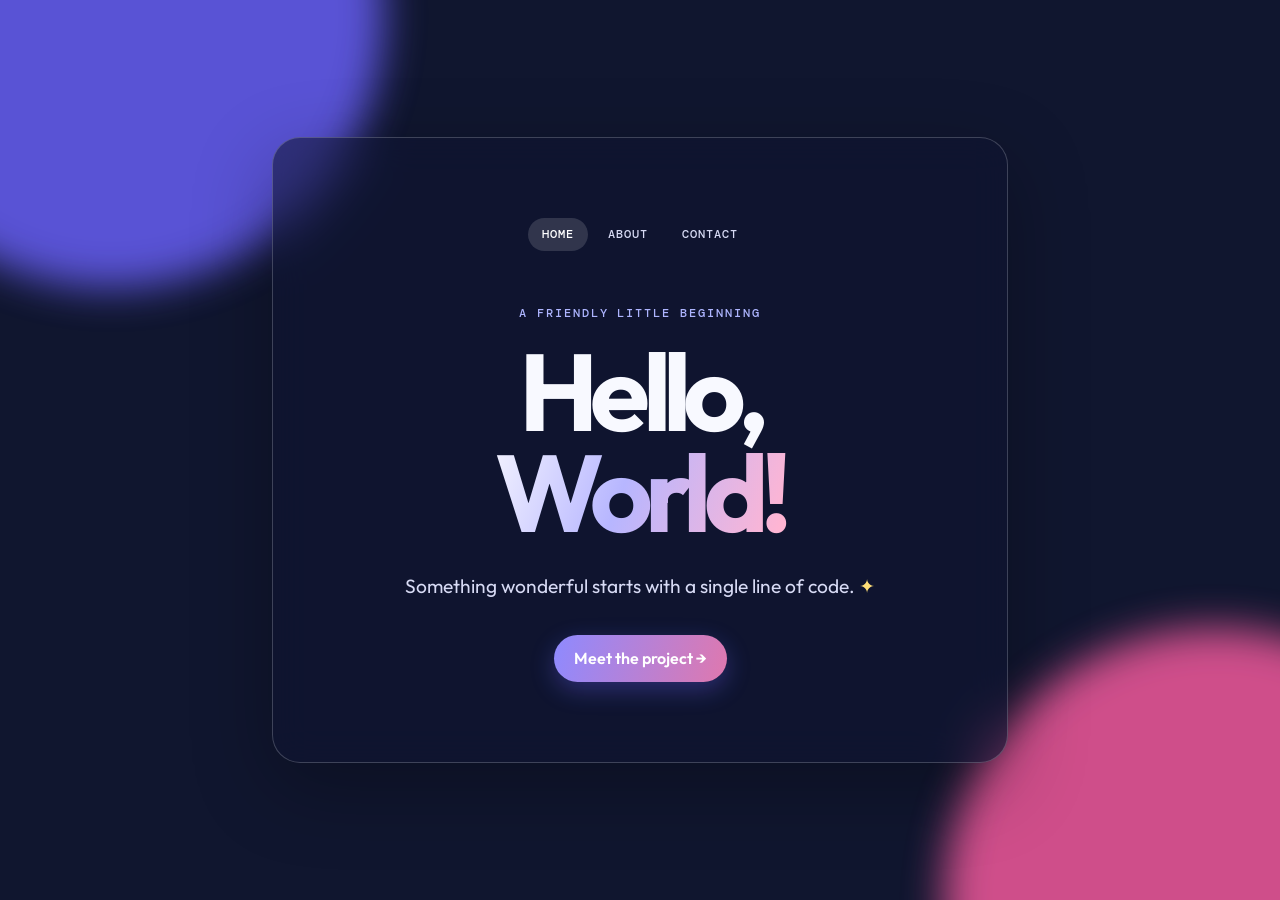
<file: index.html>
<!doctype html>
<html lang="en">
  <head>
    <meta charset="UTF-8" />
    <meta name="viewport" content="width=device-width, initial-scale=1.0" />
    <meta name="theme-color" content="#10162f" />
    <title>Hello, World!</title>
    <link rel="stylesheet" href="styles.css" />
  </head>
  <body>
    <div class="orb one"></div><div class="orb two"></div>
    <main>
      <nav aria-label="Primary navigation"><a href="index.html" aria-current="page">Home</a><a href="about.html">About</a><a href="contact.html">Contact</a></nav>
      <p class="eyebrow">A friendly little beginning</p>
      <h1>Hello,<span>World!</span></h1>
      <p class="copy">Something wonderful starts with a single line of code. <span class="sparkle">✦</span></p>
      <a class="cta" href="about.html">Meet the project →</a>
    </main>
  </body>
</html>
</file>
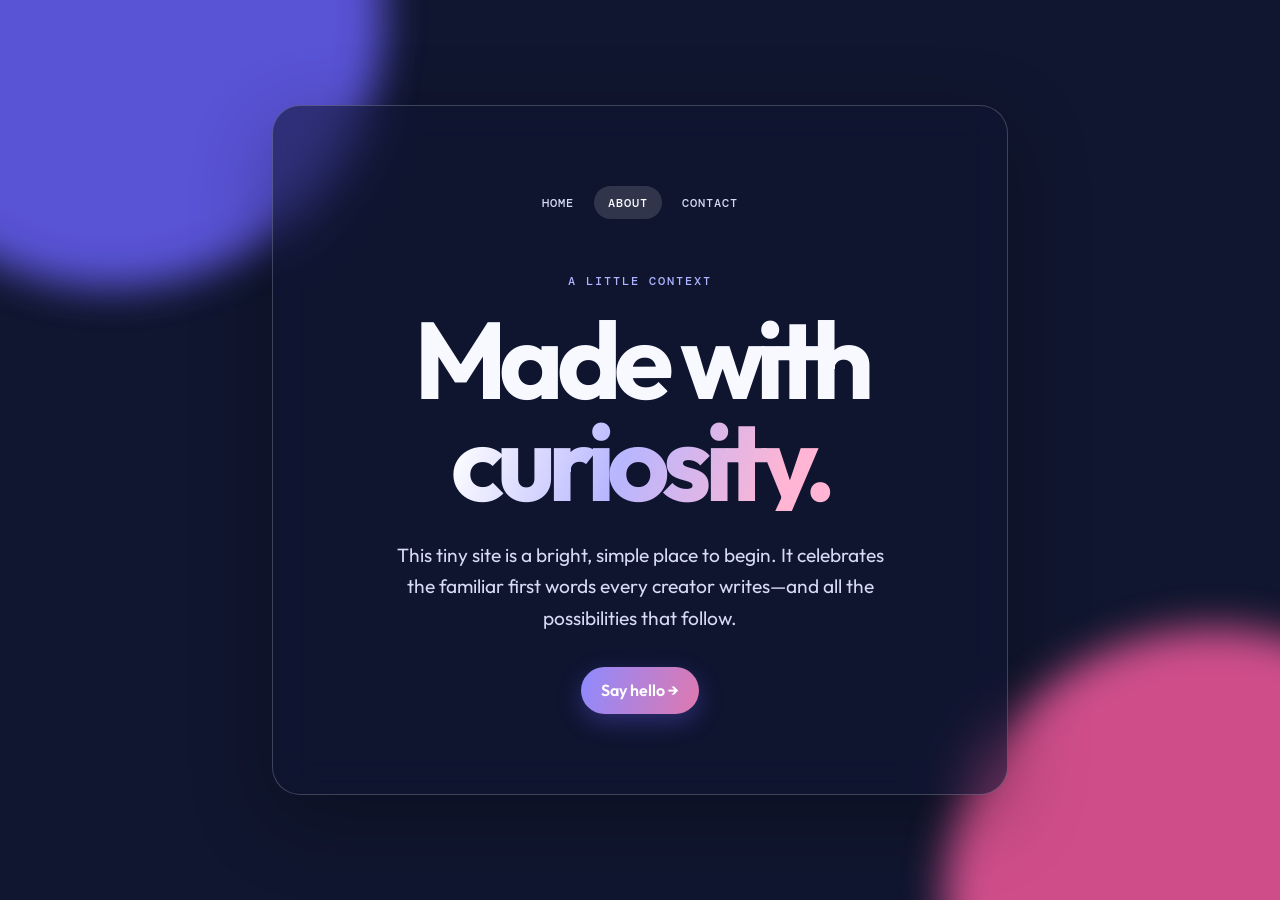
<file: about.html>
<!doctype html>
<html lang="en">
  <head>
    <meta charset="UTF-8" />
    <meta name="viewport" content="width=device-width, initial-scale=1.0" />
    <meta name="theme-color" content="#10162f" />
    <title>About · Hello, World!</title>
    <link rel="stylesheet" href="styles.css" />
  </head>
  <body>
    <div class="orb one"></div><div class="orb two"></div>
    <main>
      <nav aria-label="Primary navigation"><a href="index.html">Home</a><a href="about.html" aria-current="page">About</a><a href="contact.html">Contact</a></nav>
      <p class="eyebrow">A little context</p>
      <h1>Made with<span>curiosity.</span></h1>
      <p class="copy">This tiny site is a bright, simple place to begin. It celebrates the familiar first words every creator writes—and all the possibilities that follow.</p>
      <a class="cta" href="contact.html">Say hello →</a>
    </main>
  </body>
</html>
</file>
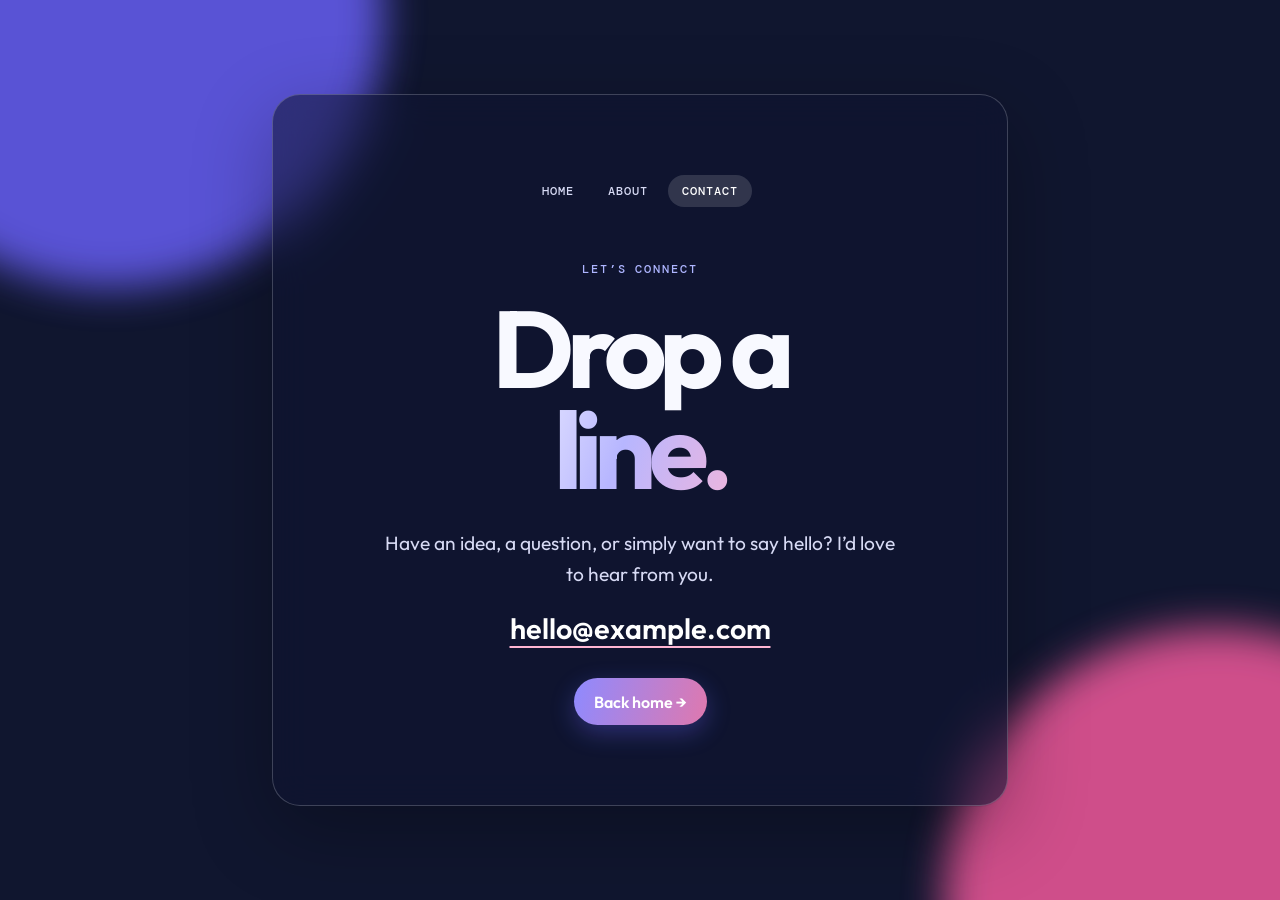
<file: contact.html>
<!doctype html>
<html lang="en">
  <head>
    <meta charset="UTF-8" />
    <meta name="viewport" content="width=device-width, initial-scale=1.0" />
    <meta name="theme-color" content="#10162f" />
    <title>Contact · Hello, World!</title>
    <link rel="stylesheet" href="styles.css" />
  </head>
  <body>
    <div class="orb one"></div><div class="orb two"></div>
    <main>
      <nav aria-label="Primary navigation"><a href="index.html">Home</a><a href="about.html">About</a><a href="contact.html" aria-current="page">Contact</a></nav>
      <p class="eyebrow">Let’s connect</p>
      <h1>Drop a<span>line.</span></h1>
      <p class="copy">Have an idea, a question, or simply want to say hello? I’d love to hear from you.</p>
      <a class="contact-email" href="mailto:hello@example.com">hello@example.com</a>
      <br /><a class="cta" href="index.html">Back home →</a>
    </main>
  </body>
</html>
</file>
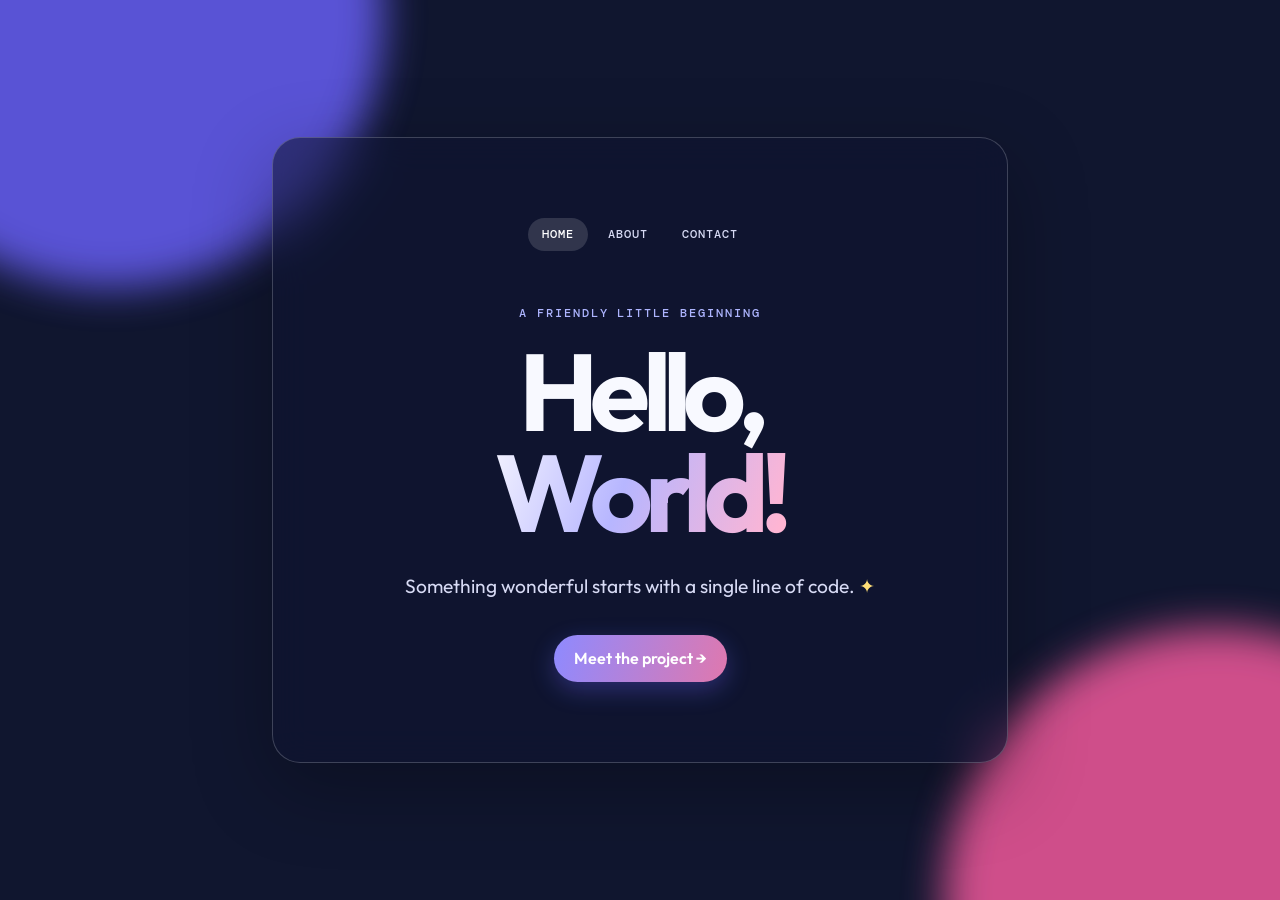
<file: hello-world.html>
<!doctype html>
<html lang="en">
  <head>
    <meta charset="UTF-8" />
    <meta name="viewport" content="width=device-width, initial-scale=1.0" />
    <meta name="theme-color" content="#10162f" />
    <title>Hello, World!</title>
    <link rel="stylesheet" href="styles.css" />
  </head>
  <body>
    <div class="orb one"></div><div class="orb two"></div>
    <main>
      <nav aria-label="Primary navigation"><a href="hello-world.html" aria-current="page">Home</a><a href="about.html">About</a><a href="contact.html">Contact</a></nav>
      <p class="eyebrow">A friendly little beginning</p>
      <h1>Hello,<span>World!</span></h1>
      <p class="copy">Something wonderful starts with a single line of code. <span class="sparkle">✦</span></p>
      <a class="cta" href="about.html">Meet the project →</a>
    </main>
  </body>
</html>
</file>
<file: styles.css>
@import url("https://fonts.googleapis.com/css2?family=DM+Mono:wght@400;500&family=Outfit:wght@400;600;700&display=swap");

:root { color-scheme: dark; }
* { box-sizing: border-box; }
body {
  min-height: 100vh;
  margin: 0;
  padding: 2rem;
  display: grid;
  place-items: center;
  overflow-x: hidden;
  background: #10162f;
  color: #f8f9ff;
  font-family: Outfit, system-ui, sans-serif;
}
.orb { position: fixed; z-index: -1; width: 34rem; aspect-ratio: 1; border-radius: 50%; filter: blur(20px); opacity: .8; animation: drift 12s ease-in-out infinite alternate; }
.orb.one { background: #6c63ff; top: -16rem; left: -10rem; }
.orb.two { background: #ff5da2; right: -13rem; bottom: -17rem; animation-delay: -5s; }
main { width: min(100%, 46rem); padding: clamp(2rem, 7vw, 5rem); position: relative; text-align: center; border: 1px solid rgba(255,255,255,.2); border-radius: 28px; background: rgba(15,21,49,.56); box-shadow: 0 24px 80px rgba(0,0,0,.28); backdrop-filter: blur(18px); animation: arrive .8s cubic-bezier(.2,.8,.2,1) both; }
nav { display: flex; justify-content: center; gap: .35rem; margin: 0 auto 3.5rem; font: 500 .75rem/1 "DM Mono", monospace; text-transform: uppercase; letter-spacing: .08em; }
nav a { padding: .65rem .9rem; border-radius: 999px; color: #d7daf4; text-decoration: none; transition: background .2s, color .2s; }
nav a:hover, nav a[aria-current="page"] { background: rgba(255,255,255,.14); color: #fff; }
.eyebrow { margin: 0 0 1.3rem; color: #aeb5ff; font: 500 .78rem/1 "DM Mono", monospace; letter-spacing: .16em; text-transform: uppercase; }
h1 { margin: 0; font-size: clamp(3.2rem, 10vw, 6.8rem); line-height: .93; letter-spacing: -.07em; }
h1 span { display: block; background: linear-gradient(110deg,#fff 18%,#b7b6ff 47%,#ffb5d3 75%); -webkit-background-clip: text; background-clip: text; color: transparent; }
.copy { max-width: 32rem; margin: 1.8rem auto 0; color: #d7daf4; font-size: clamp(1rem,2vw,1.2rem); line-height: 1.65; }
.sparkle { color: #ffdf78; }
.cta { display: inline-block; margin-top: 2rem; padding: .85rem 1.25rem; border-radius: 999px; background: linear-gradient(105deg,#8e8aff,#df78ae); color: #fff; font-weight: 600; text-decoration: none; box-shadow: 0 8px 24px rgba(108,99,255,.32); transition: transform .2s, box-shadow .2s; }
.cta:hover { transform: translateY(-2px); box-shadow: 0 12px 28px rgba(108,99,255,.46); }
.contact-email { display: inline-block; margin-top: 1.2rem; color: #fff; font-size: clamp(1.25rem,3vw,1.8rem); font-weight: 600; text-decoration-color: #ffb5d3; text-underline-offset: .25em; }
@keyframes arrive { from { opacity: 0; transform: translateY(24px) scale(.97); } to { opacity: 1; transform: none; } }
@keyframes drift { to { transform: translate(5rem,3rem) scale(1.13); } }
@media (prefers-reduced-motion: reduce) { *,*::before,*::after { animation: none !important; transition: none !important; } }
@media (max-width: 420px) { body { padding: 1rem; } main { padding: 2rem 1.3rem; } nav { margin-bottom: 2.5rem; gap: 0; } nav a { padding: .6rem .55rem; } }
</file>
